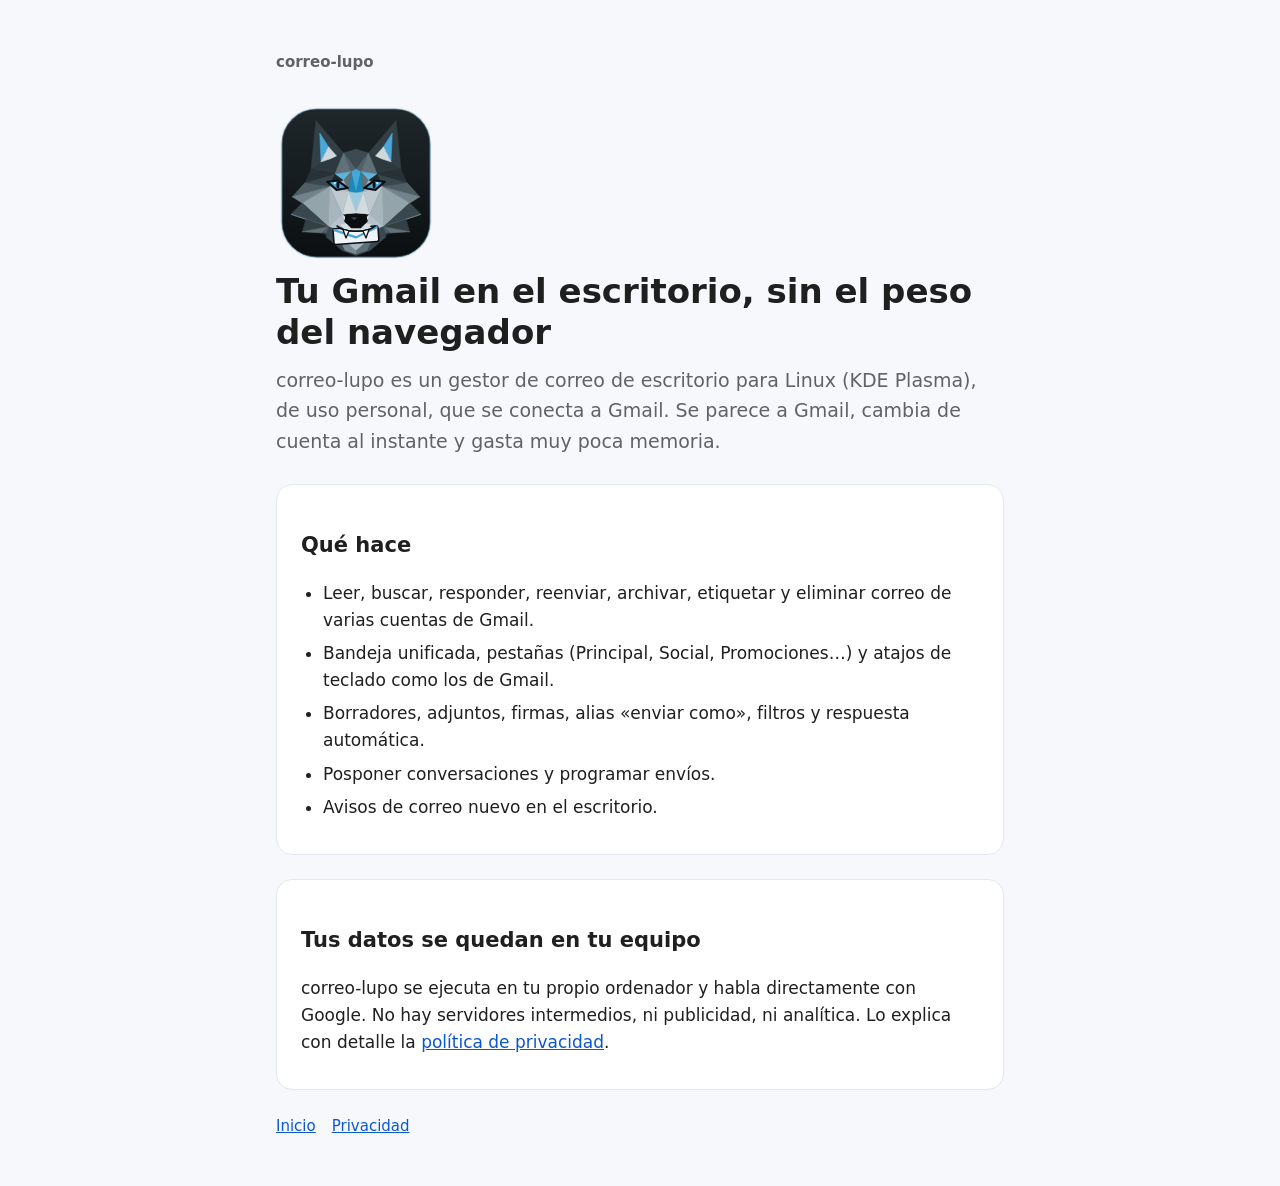
<file: index.html>
<!doctype html>
<html lang="es">
<head>
<meta charset="utf-8">
<meta name="viewport" content="width=device-width, initial-scale=1">
<title>correo-lupo</title>
<meta name="description" content="Gestor de correo de escritorio, ligero, para cuentas de Gmail.">
<link rel="icon" href="logo.svg" type="image/svg+xml">
<link rel="stylesheet" href="estilo.css">
</head>
<body>
<header>
  <a class="marca" href="./">correo-lupo</a>
  <img class="logo" src="logo.svg" alt="Logo de correo-lupo: un lobo con un sobre en la boca" width="160" height="160">
  <h1>Tu Gmail en el escritorio, sin el peso del navegador</h1>
  <p class="entrada">correo-lupo es un gestor de correo de escritorio para Linux (KDE Plasma), de uso
  personal, que se conecta a Gmail. Se parece a Gmail, cambia de cuenta al instante y gasta muy
  poca memoria.</p>
</header>
<main>
  <div class="tarjeta">
    <h2>Qué hace</h2>
    <ul>
      <li>Leer, buscar, responder, reenviar, archivar, etiquetar y eliminar correo de varias cuentas de Gmail.</li>
      <li>Bandeja unificada, pestañas (Principal, Social, Promociones…) y atajos de teclado como los de Gmail.</li>
      <li>Borradores, adjuntos, firmas, alias «enviar como», filtros y respuesta automática.</li>
      <li>Posponer conversaciones y programar envíos.</li>
      <li>Avisos de correo nuevo en el escritorio.</li>
    </ul>
  </div>
  <div class="tarjeta">
    <h2>Tus datos se quedan en tu equipo</h2>
    <p>correo-lupo se ejecuta en tu propio ordenador y habla directamente con Google. No hay
    servidores intermedios, ni publicidad, ni analítica. Lo explica con detalle la
    <a href="privacidad.html">política de privacidad</a>.</p>
  </div>
</main>
<footer>
  <nav><a href="./">Inicio</a><a href="privacidad.html">Privacidad</a></nav>
</footer>
</body>
</html>
</file>
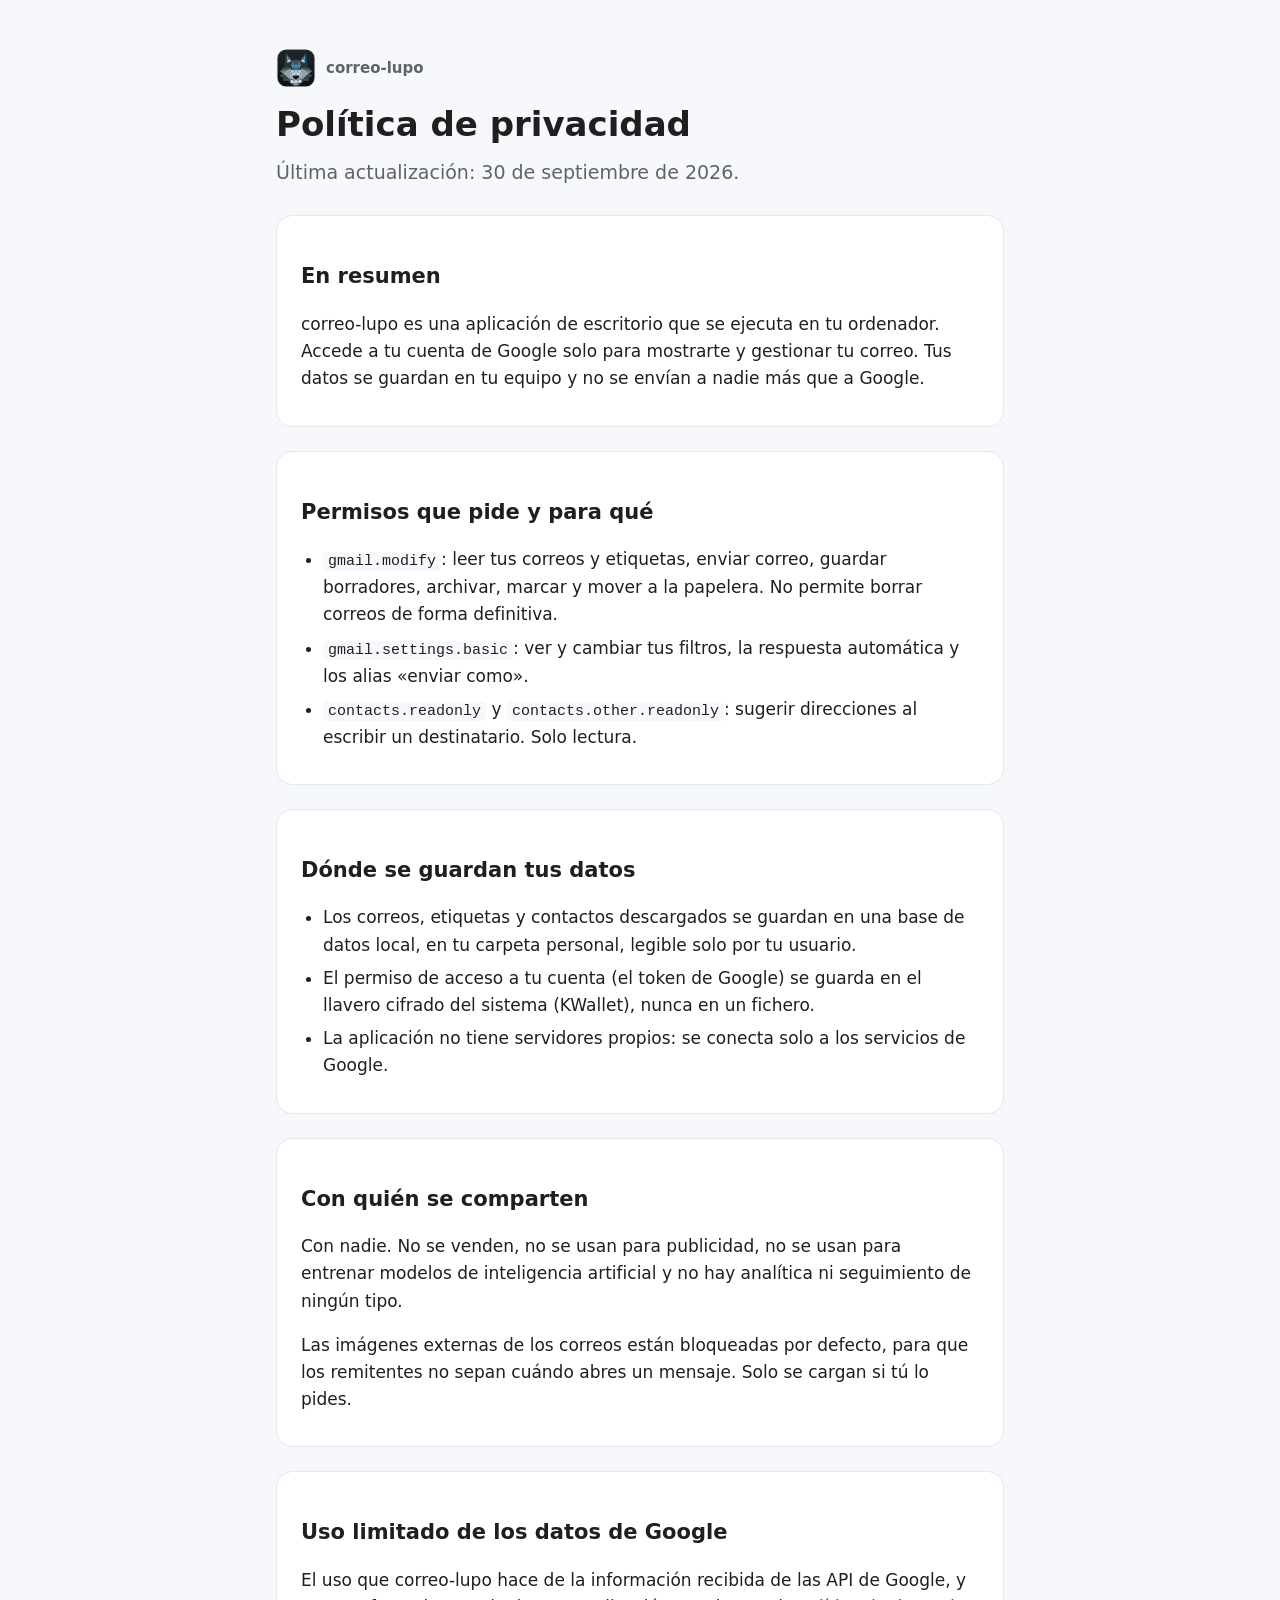
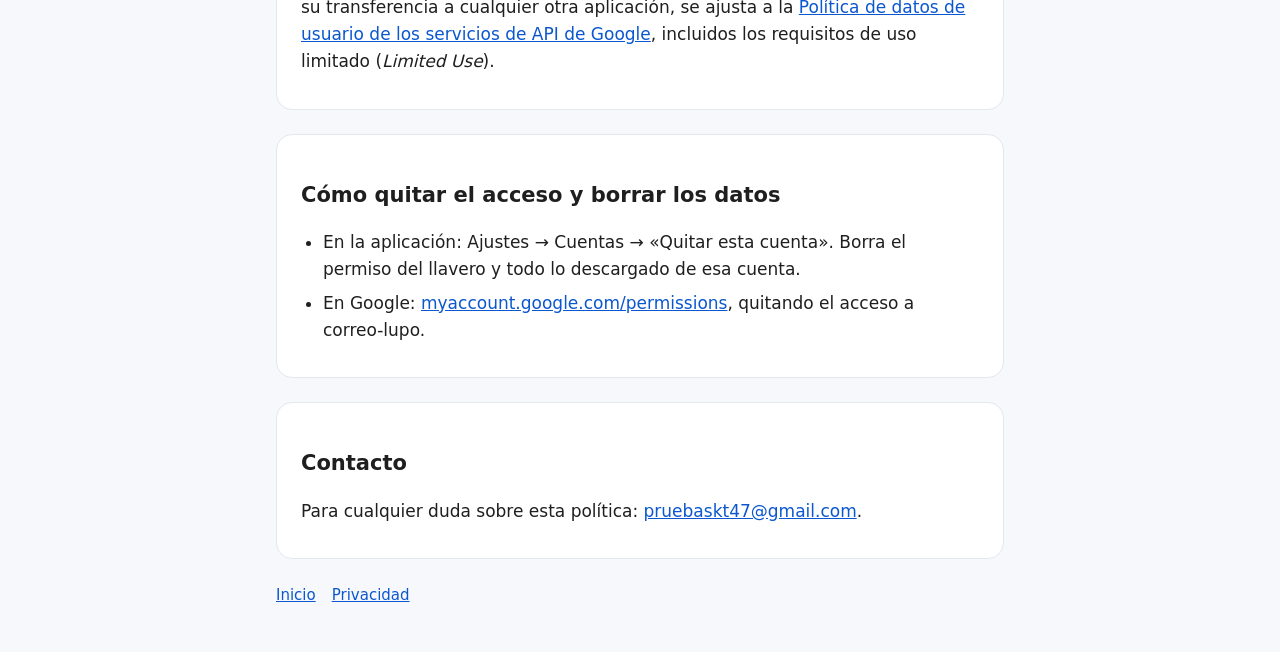
<file: privacidad.html>
<!doctype html>
<html lang="es">
<head>
<meta charset="utf-8">
<meta name="viewport" content="width=device-width, initial-scale=1">
<title>Privacidad de correo-lupo</title>
<meta name="description" content="Qué datos de Google usa correo-lupo, dónde se guardan y cómo borrarlos.">
<link rel="icon" href="logo.svg" type="image/svg+xml">
<link rel="stylesheet" href="estilo.css">
</head>
<body>
<header>
  <a class="marca" href="./"><img src="logo.svg" alt="" width="40" height="40">correo-lupo</a>
  <h1>Política de privacidad</h1>
  <p class="entrada">Última actualización: 30 de septiembre de 2026.</p>
</header>
<main>
  <div class="tarjeta">
    <h2>En resumen</h2>
    <p>correo-lupo es una aplicación de escritorio que se ejecuta en tu ordenador. Accede a tu
    cuenta de Google solo para mostrarte y gestionar tu correo. Tus datos se guardan en tu equipo y
    no se envían a nadie más que a Google.</p>
  </div>

  <div class="tarjeta">
    <h2>Permisos que pide y para qué</h2>
    <ul>
      <li><code>gmail.modify</code>: leer tus correos y etiquetas, enviar correo, guardar borradores,
      archivar, marcar y mover a la papelera. No permite borrar correos de forma definitiva.</li>
      <li><code>gmail.settings.basic</code>: ver y cambiar tus filtros, la respuesta automática y los
      alias «enviar como».</li>
      <li><code>contacts.readonly</code> y <code>contacts.other.readonly</code>: sugerir direcciones
      al escribir un destinatario. Solo lectura.</li>
    </ul>
  </div>

  <div class="tarjeta">
    <h2>Dónde se guardan tus datos</h2>
    <ul>
      <li>Los correos, etiquetas y contactos descargados se guardan en una base de datos local, en tu
      carpeta personal, legible solo por tu usuario.</li>
      <li>El permiso de acceso a tu cuenta (el token de Google) se guarda en el llavero cifrado del
      sistema (KWallet), nunca en un fichero.</li>
      <li>La aplicación no tiene servidores propios: se conecta solo a los servicios de Google.</li>
    </ul>
  </div>

  <div class="tarjeta">
    <h2>Con quién se comparten</h2>
    <p>Con nadie. No se venden, no se usan para publicidad, no se usan para entrenar modelos de
    inteligencia artificial y no hay analítica ni seguimiento de ningún tipo.</p>
    <p>Las imágenes externas de los correos están bloqueadas por defecto, para que los remitentes no
    sepan cuándo abres un mensaje. Solo se cargan si tú lo pides.</p>
  </div>

  <div class="tarjeta">
    <h2>Uso limitado de los datos de Google</h2>
    <p>El uso que correo-lupo hace de la información recibida de las API de Google, y su
    transferencia a cualquier otra aplicación, se ajusta a la
    <a href="https://developers.google.com/terms/api-services-user-data-policy">Política de datos de
    usuario de los servicios de API de Google</a>, incluidos los requisitos de uso limitado
    (<em>Limited Use</em>).</p>
  </div>

  <div class="tarjeta">
    <h2>Cómo quitar el acceso y borrar los datos</h2>
    <ul>
      <li>En la aplicación: Ajustes → Cuentas → «Quitar esta cuenta». Borra el permiso del llavero y
      todo lo descargado de esa cuenta.</li>
      <li>En Google: <a href="https://myaccount.google.com/permissions">myaccount.google.com/permissions</a>,
      quitando el acceso a correo-lupo.</li>
    </ul>
  </div>

  <div class="tarjeta">
    <h2>Contacto</h2>
    <p>Para cualquier duda sobre esta política: <a href="mailto:pruebaskt47@gmail.com">pruebaskt47@gmail.com</a>.</p>
  </div>
</main>
<footer>
  <nav><a href="./">Inicio</a><a href="privacidad.html">Privacidad</a></nav>
</footer>
</body>
</html>
</file>
<file: estilo.css>
:root {
  --fondo: #f6f8fc;
  --papel: #ffffff;
  --texto: #1f1f1f;
  --suave: #5f6368;
  --acento: #0b57d0;
  --borde: #e3e7ee;
}
@media (prefers-color-scheme: dark) {
  :root {
    --fondo: #111418;
    --papel: #1b1f24;
    --texto: #e6e8eb;
    --suave: #a4abb4;
    --acento: #8ab4f8;
    --borde: #2c3238;
  }
}
* { box-sizing: border-box; }
body {
  margin: 0;
  background: var(--fondo);
  color: var(--texto);
  font: 17px/1.6 system-ui, "Noto Sans", "Segoe UI", sans-serif;
}
header, main, footer { max-width: 760px; margin: 0 auto; padding: 0 16px; }
header { padding-top: 48px; }
header .marca { display: inline-flex; align-items: center; gap: 10px; font-size: 15px; font-weight: 600; color: var(--suave); text-decoration: none; }
header .logo { display: block; margin: 28px 0 4px; width: 160px; height: 160px; }
h1 { font-size: 34px; line-height: 1.2; margin: 8px 0 12px; }
h2 { font-size: 21px; margin: 36px 0 8px; }
.entrada { font-size: 19px; color: var(--suave); margin: 0 0 28px; }
.tarjeta {
  background: var(--papel);
  border: 1px solid var(--borde);
  border-radius: 16px;
  padding: 8px 24px 16px;
  margin-bottom: 24px;
}
a { color: var(--acento); }
code { font-size: 15px; background: var(--fondo); padding: 1px 5px; border-radius: 4px; overflow-wrap: anywhere; }
ul { padding-left: 22px; }
li { margin: 6px 0; }
footer { color: var(--suave); font-size: 15px; padding-bottom: 48px; }
footer nav a { margin-right: 16px; }
</file>
